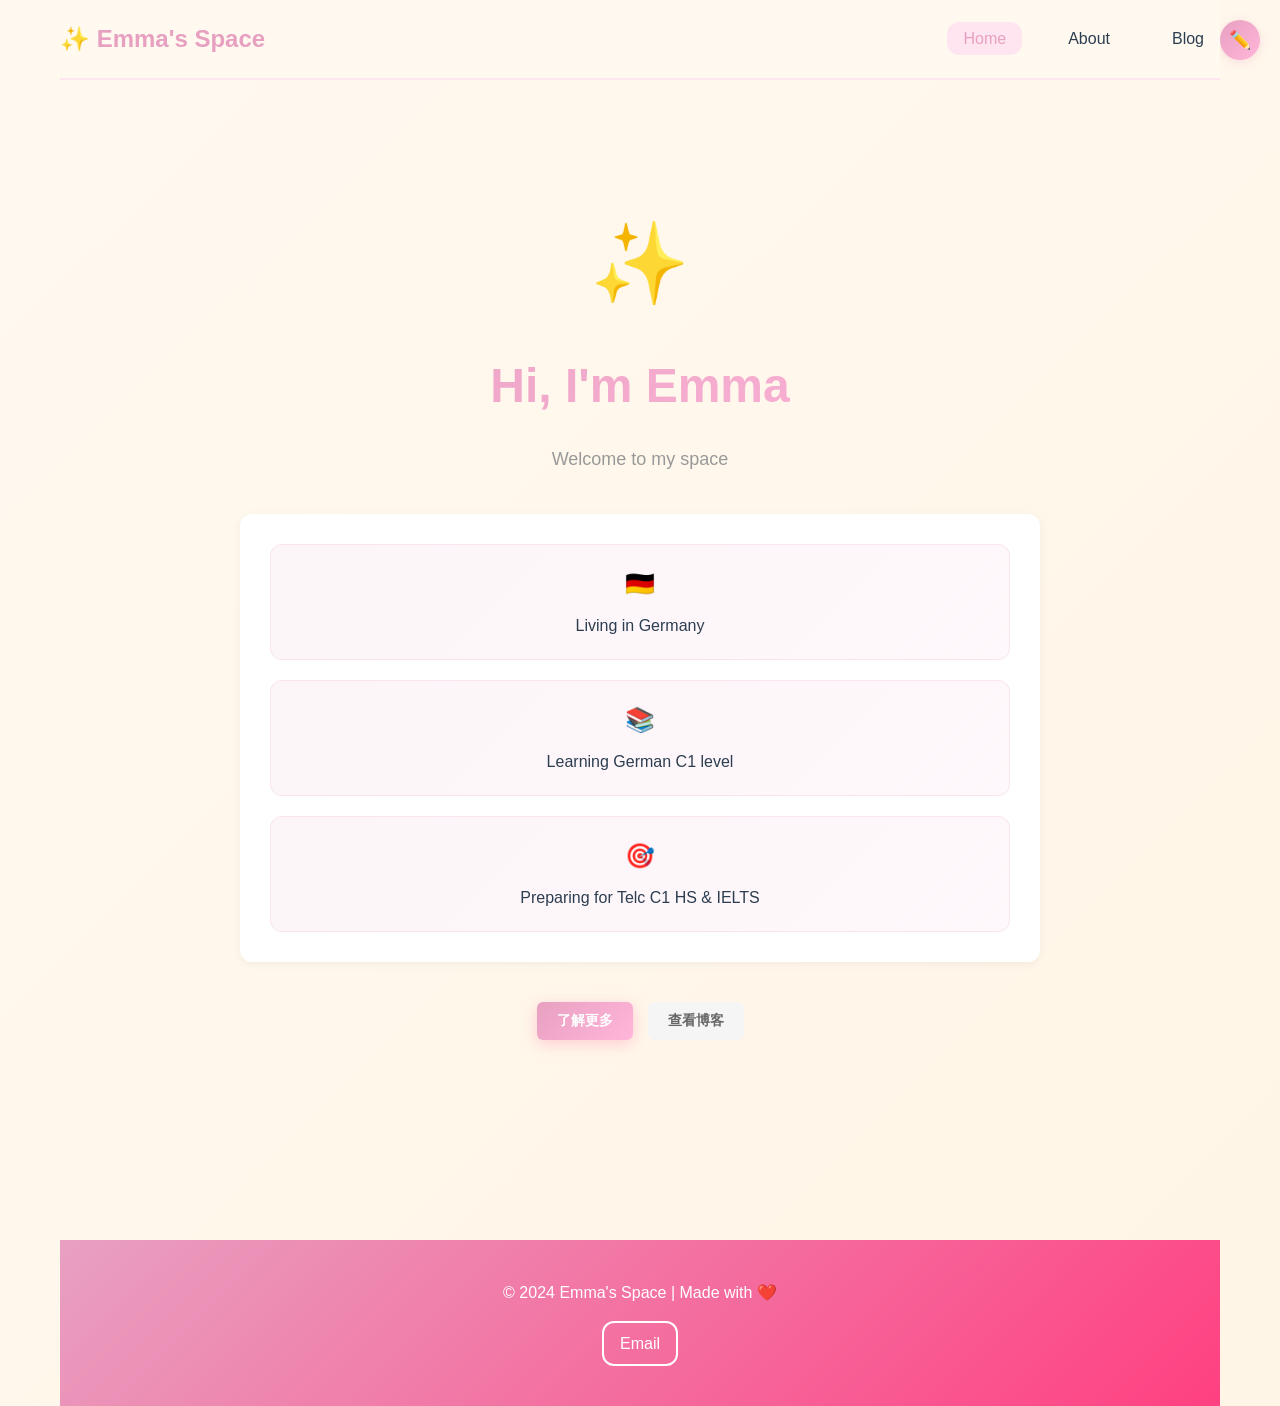
<file: index.html>
<!DOCTYPE html>
<html lang="zh-CN">
<head>
    <meta charset="UTF-8">
    <meta name="viewport" content="width=device-width, initial-scale=1.0">
    <title>Emma's Space</title>
    <link rel="stylesheet" href="styles.css">
    <!-- Quill Rich Text Editor -->
    <link href="https://cdn.quilljs.com/1.3.6/quill.snow.css" rel="stylesheet">
    <script src="https://cdn.quilljs.com/1.3.6/quill.js"></script>
    <!-- Firebase REST API (No SDK needed!) -->
    <script src="firebase-rest.js"></script>
</head>
<body>
    <div class="container">
        <!-- Navigation -->
        <nav class="navbar">
            <div class="nav-brand">✨ Emma's Space</div>
            <ul class="nav-menu">
                <li><a href="#home" class="nav-link active" data-section="home">Home</a></li>
                <li><a href="#about" class="nav-link" data-section="about">About</a></li>
                <li><a href="#blog" class="nav-link" data-section="blog">Blog</a></li>
            </ul>
        </nav>

        <!-- Main Content -->
        <main class="main-content">
            <!-- Home Section -->
            <section id="home" class="section active">
                <div class="page-edit-button" style="position: absolute; top: 20px; right: 20px;">
                    <button class="btn btn-edit-icon" onclick="toggleEditMode('home')" title="Edit Home Page">✏️</button>
                </div>
                
                <div class="hero">
                    <div class="hero-avatar">✨</div>
                    <h1 class="hero-title">Hi, I'm Emma</h1>
                    <p class="hero-subtitle">Welcome to my space</p>
                    
                    <div id="homeContent" class="hero-content">
                        <div class="about-card-home">
                            <div class="about-item">
                                <span class="emoji">🇩🇪</span>
                                <span>Living in Germany</span>
                            </div>
                            <div class="about-item">
                                <span class="emoji">📚</span>
                                <span>Learning German C1 level</span>
                            </div>
                            <div class="about-item">
                                <span class="emoji">🎯</span>
                                <span>Preparing for Telc C1 HS & IELTS</span>
                            </div>
                        </div>
                    </div>

                    <div class="hero-buttons">
                        <button class="btn btn-primary" onclick="scrollToSection('about')">了解更多</button>
                        <button class="btn btn-secondary" onclick="scrollToSection('blog')">查看博客</button>
                    </div>
                </div>
            </section>

            <!-- About Section -->
            <section id="about" class="section">
                <div class="page-edit-button" style="position: absolute; top: 20px; right: 20px;">
                    <button class="btn btn-edit-icon" onclick="toggleEditMode('about')" title="Edit About Page">✏️</button>
                </div>
                
                <div class="section-header">
                    <h2>👤 About Me</h2>
                    <div class="section-line"></div>
                </div>
                
                <div id="aboutContent" class="about-grid">
                    <div class="about-intro">
                        <h3>Hi, I'm Emma ✨</h3>
                        <p>Living in Germany 🇩🇪</p>
                    </div>

                    <div class="about-two-columns">
                        <div class="about-column">
                            <div class="about-section">
                                <h4>🚀 What I'm Doing</h4>
                                <ul class="about-list">
                                    <li>📚 Learning German C1 level</li>
                                    <li>🎯 Preparing for Telc C1 HS</li>
                                    <li>🎯 Preparing for IELTS</li>
                                </ul>
                            </div>
                        </div>

                        <div class="about-column">
                            <div class="about-section">
                                <h4>💖 My Interests</h4>
                                <ul class="about-list">
                                    <li>🎨 Painting</li>
                                    <li>🧘‍♀️ Yoga / Pilates</li>
                                    <li>☕️ Coffee & Latte Art</li>
                                    <li>🐱 Mömö & duoduo 🐱</li>
                                    <li>📑 Keep learning</li>
                                </ul>
                            </div>
                        </div>
                    </div>
                </div>
            </section>

            <!-- Blog Section -->
            <section id="blog" class="section">
                <div class="section-header">
                    <h2>Latest Articles</h2>
                    <div class="section-line"></div>
                </div>

                <!-- Write Article Button -->
                <div class="blog-action-bar">
                    <button class="btn btn-primary btn-large" onclick="openWriteArticleModal()">✍️ Write Article</button>
                </div>

                <!-- Filtering Section -->
                <div class="blog-controls">
                    <!-- Search -->
                    <div class="control-group">
                        <input 
                            type="text" 
                            id="searchInput" 
                            placeholder="Search articles..." 
                            class="search-box"
                        >
                    </div>

                    <!-- Sort -->
                    <div class="control-group">
                        <select id="sortSelect" class="filter-select" onchange="applyFilters()">
                            <option value="newest">Newest First</option>
                            <option value="oldest">Oldest First</option>
                        </select>
                    </div>

                    <!-- Category Filter -->
                    <div class="control-group">
                        <select id="categorySelect" class="filter-select" onchange="applyFilters()">
                            <option value="">All Categories</option>
                            <option value="learning">📚 Learning</option>
                            <option value="life">🌟 Life</option>
                            <option value="tech">💻 Tech</option>
                            <option value="thoughts">💭 Thoughts</option>
                            <option value="travel">✈️ Travel</option>
                        </select>
                    </div>

                    <!-- Tags Filter -->
                    <div class="control-group">
                        <div class="tags-container" id="tagsContainer">
                            <!-- Tags will be generated here -->
                        </div>
                    </div>
                </div>

                <!-- Keyword Cloud -->
                <div class="word-cloud-container">
                    <h3>📊 Keyword Cloud</h3>
                    <div class="word-cloud" id="wordCloud">
                        <!-- Word cloud will be generated here -->
                    </div>
                </div>

                <!-- Articles List -->
                <div class="articles-list-container">
                    <div class="articles-list" id="articlesList">
                        <!-- Articles will be displayed as vertical list here -->
                    </div>

                    <div class="blog-empty" id="blogEmpty" style="display: none;">
                        <div class="empty-icon">📝</div>
                        <p>No articles yet. Start writing!</p>
                    </div>
                </div>
            </section>

            <!-- Write Article Modal -->
            <div id="writeArticleModal" class="modal" style="display: none;">
                <div class="modal-content">
                    <div class="modal-header">
                        <h2>✍️ Write Article</h2>
                        <button class="modal-close" onclick="closeWriteArticleModal()">&times;</button>
                    </div>
                    <div class="modal-body">
                        <form id="writeForm" class="write-form">
                            <div class="form-group">
                                <label for="postTitle">Article Title</label>
                                <input 
                                    type="text" 
                                    id="postTitle" 
                                    placeholder="Enter article title..." 
                                    required
                                    maxlength="100"
                                >
                            </div>

                            <div class="form-group">
                                <label for="postEmoji">Emoji (Optional)</label>
                                <input 
                                    type="text" 
                                    id="postEmoji" 
                                    placeholder="Choose an emoji, e.g: 🎨" 
                                    maxlength="2"
                                    value="📝"
                                >
                            </div>

                            <div class="form-group">
                                <label for="postContent">Article Content</label>
                                <div id="postContentEditor" class="quill-editor" style="min-height: 300px; background: white;"></div>
                                <input type="hidden" id="postContent">
                            </div>

                            <div class="form-group">
                                <label for="postTags">Tags (comma separated)</label>
                                <input 
                                    type="text" 
                                    id="postTags" 
                                    placeholder="e.g: learning, tech, life"
                                    maxlength="200"
                                >
                            </div>

                            <div class="form-group">
                                <label for="postCategory">Category</label>
                                <select id="postCategory">
                                    <option value="">Select category...</option>
                                    <option value="learning">📚 Learning</option>
                                    <option value="life">🌟 Life</option>
                                    <option value="tech">💻 Tech</option>
                                    <option value="thoughts">💭 Thoughts</option>
                                    <option value="travel">✈️ Travel</option>
                                </select>
                            </div>

                            <div class="form-actions">
                                <button type="submit" class="btn btn-primary">Publish</button>
                                <button type="reset" class="btn btn-secondary">Clear</button>
                            </div>
                        </form>
                    </div>
                </div>
            </div>

            <!-- Article Detail Section -->
            <section id="article-detail" class="section">
                <div class="article-back-button">
                    <button class="btn btn-secondary" onclick="goBackToBlog()">← 返回博客</button>
                </div>
                <article class="article-detail">
                    <header class="article-header">
                        <h1 id="articleTitle">文章标题</h1>
                        <div class="article-meta">
                            <span id="articleDate" class="article-date">日期</span>
                            <div id="articleTags" class="article-tags">
                                <!-- Tags will be inserted here -->
                            </div>
                        </div>
                    </header>
                    <div id="articleContent" class="article-content">
                        <!-- Article content will be inserted here -->
                    </div>
                    <footer class="article-footer">
                        <div class="article-actions">
                            <button class="btn btn-primary" onclick="editCurrentArticle()">编辑</button>
                            <button class="btn btn-danger" onclick="deleteCurrentArticle()">删除</button>
                        </div>
                    </footer>
                </article>
            </section>

            </section>
        </main>

        <!-- Authentication Modal -->
        <div id="authModal" class="modal" style="display: none;">
            <div class="modal-content" style="max-width: 400px;">
                <div class="modal-header">
                    <h2>🔐 Enter Password</h2>
                    <button class="modal-close" onclick="closeAuthModal()">&times;</button>
                </div>
                <div class="modal-body">
                    <form id="authForm" onsubmit="submitAuth(event)">
                        <div class="form-group">
                            <label for="authPassword">Password</label>
                            <input 
                                type="password" 
                                id="authPassword" 
                                placeholder="Enter password to edit..." 
                                required
                                autofocus
                            >
                        </div>
                        <div class="form-actions">
                            <button type="submit" class="btn btn-primary">Login</button>
                            <button type="button" class="btn btn-secondary" onclick="closeAuthModal()">Cancel</button>
                        </div>
                    </form>
                </div>
            </div>
        </div>

        <!-- Footer -->
        <footer class="footer">
            <div class="footer-content">
                <p>&copy; 2024 Emma's Space | Made with ❤️</p>
                <div class="social-links">
                    <a href="mailto:emmaliu8023@gmail.com" class="social-link">Email</a>
                </div>
            </div>
        </footer>
    </div>

    <script src="script.js"></script>
</body>
</html>
</file>
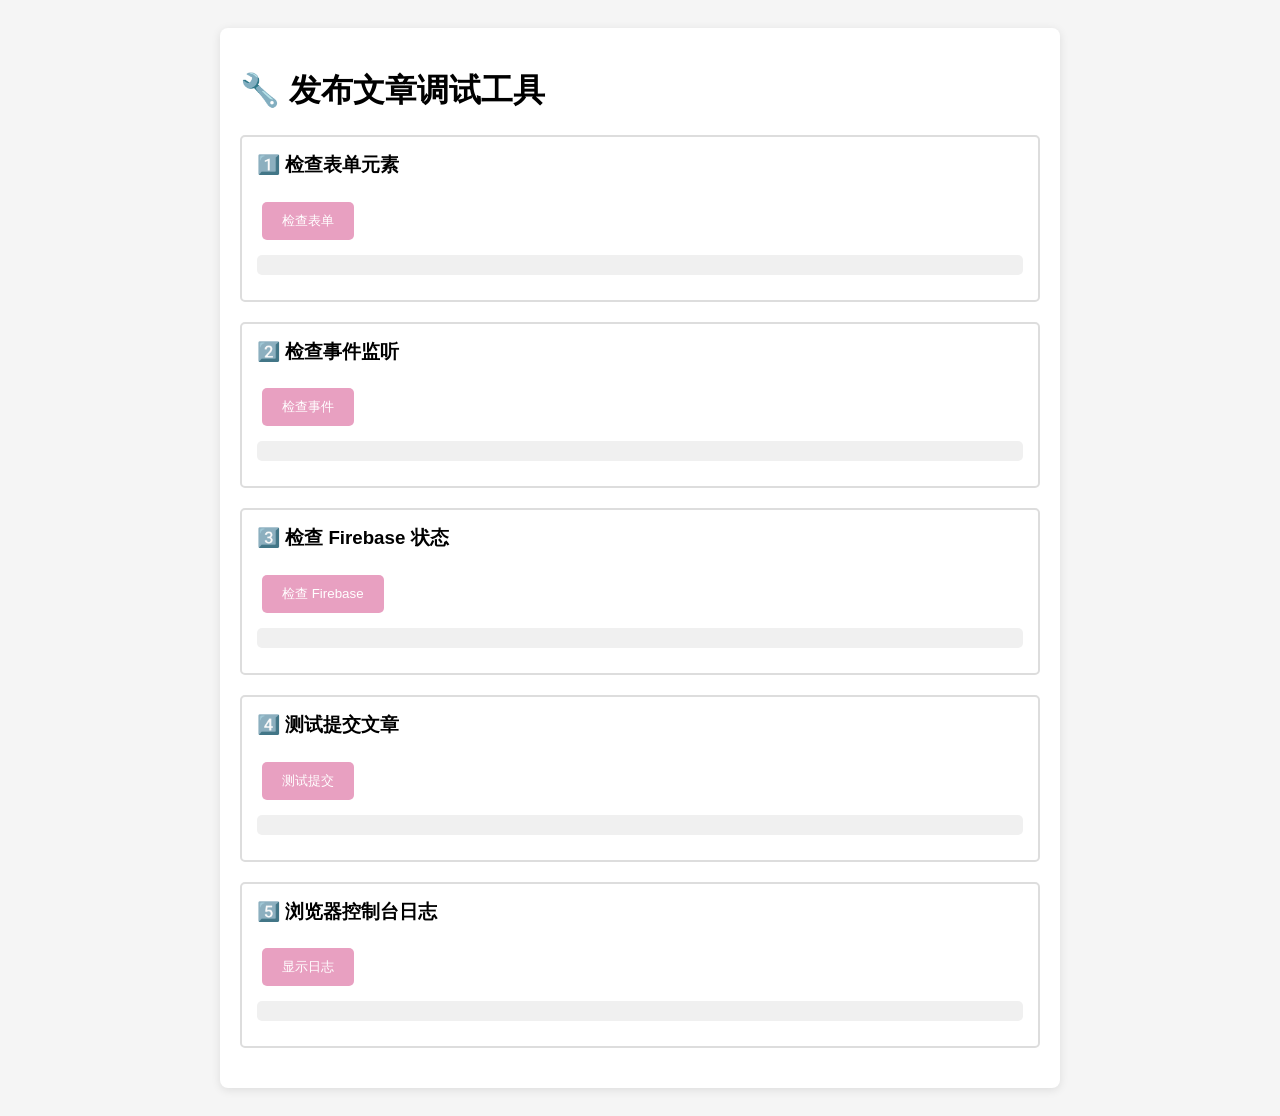
<file: test-debug.html>
<!DOCTYPE html>
<html>
<head>
    <title>发布文章调试</title>
    <style>
        body {
            font-family: Arial, sans-serif;
            padding: 20px;
            background: #f5f5f5;
        }
        .container {
            max-width: 800px;
            margin: 0 auto;
            background: white;
            padding: 20px;
            border-radius: 8px;
            box-shadow: 0 2px 10px rgba(0,0,0,0.1);
        }
        .test-section {
            margin: 20px 0;
            padding: 15px;
            border: 2px solid #ddd;
            border-radius: 5px;
        }
        .test-section h3 {
            margin-top: 0;
        }
        button {
            background: #E8A0C1;
            color: white;
            border: none;
            padding: 10px 20px;
            border-radius: 5px;
            cursor: pointer;
            margin: 5px;
        }
        button:hover {
            background: #d48aad;
        }
        .output {
            background: #f0f0f0;
            padding: 10px;
            border-radius: 5px;
            margin: 10px 0;
            font-family: monospace;
            white-space: pre-wrap;
            max-height: 200px;
            overflow-y: auto;
        }
        .success { color: green; }
        .error { color: red; }
        .warning { color: orange; }
    </style>
</head>
<body>
    <div class="container">
        <h1>🔧 发布文章调试工具</h1>
        
        <div class="test-section">
            <h3>1️⃣ 检查表单元素</h3>
            <button onclick="checkFormElements()">检查表单</button>
            <div id="formCheck" class="output"></div>
        </div>

        <div class="test-section">
            <h3>2️⃣ 检查事件监听</h3>
            <button onclick="checkEventListeners()">检查事件</button>
            <div id="eventCheck" class="output"></div>
        </div>

        <div class="test-section">
            <h3>3️⃣ 检查 Firebase 状态</h3>
            <button onclick="checkFirebase()">检查 Firebase</button>
            <div id="firebaseCheck" class="output"></div>
        </div>

        <div class="test-section">
            <h3>4️⃣ 测试提交文章</h3>
            <button onclick="testSubmit()">测试提交</button>
            <div id="submitTest" class="output"></div>
        </div>

        <div class="test-section">
            <h3>5️⃣ 浏览器控制台日志</h3>
            <button onclick="showConsoleLogs()">显示日志</button>
            <div id="consoleLogs" class="output"></div>
        </div>
    </div>

    <script>
        const consoleLogs = [];
        
        // 拦截 console 输出
        const originalLog = console.log;
        const originalError = console.error;
        const originalWarn = console.warn;
        
        console.log = function(...args) {
            consoleLogs.push({ type: 'log', msg: args.join(' ') });
            originalLog.apply(console, args);
        };
        
        console.error = function(...args) {
            consoleLogs.push({ type: 'error', msg: args.join(' ') });
            originalError.apply(console, args);
        };
        
        console.warn = function(...args) {
            consoleLogs.push({ type: 'warn', msg: args.join(' ') });
            originalWarn.apply(console, args);
        };

        function log(element, text, type = 'log') {
            const output = document.getElementById(element);
            const className = type === 'error' ? 'error' : type === 'warn' ? 'warning' : 'success';
            output.innerHTML += `<span class="${className}">${text}</span>\n`;
        }

        function checkFormElements() {
            const output = document.getElementById('formCheck');
            output.innerHTML = '';
            
            const form = document.getElementById('writeForm');
            if (!form) {
                log('formCheck', '❌ 表单 #writeForm 未找到', 'error');
                return;
            }
            log('formCheck', '✅ 表单 #writeForm 已找到', 'success');
            
            const elements = [
                'postTitle',
                'postEmoji',
                'postContent',
                'postExcerpt',
                'postTags',
                'postCategory'
            ];
            
            elements.forEach(id => {
                const elem = document.getElementById(id);
                if (elem) {
                    log('formCheck', `✅ 字段 #${id} 已找到`, 'success');
                } else {
                    log('formCheck', `❌ 字段 #${id} 未找到`, 'error');
                }
            });
        }

        function checkEventListeners() {
            const output = document.getElementById('eventCheck');
            output.innerHTML = '';
            
            const form = document.getElementById('writeForm');
            if (!form) {
                log('eventCheck', '❌ 表单未找到', 'error');
                return;
            }
            
            log('eventCheck', 'ℹ️ 尝试触发表单 submit 事件...', 'log');
            
            // 创建一个测试事件
            const testEvent = new Event('submit', { cancelable: true });
            let submitted = false;
            
            const testListener = (e) => {
                e.preventDefault();
                submitted = true;
                log('eventCheck', '✅ submit 事件已触发', 'success');
            };
            
            form.addEventListener('submit', testListener);
            form.dispatchEvent(testEvent);
            
            if (submitted) {
                log('eventCheck', '✅ 事件监听正常工作', 'success');
            } else {
                log('eventCheck', '⚠️  事件可能被其他监听器阻止', 'warn');
            }
            
            form.removeEventListener('submit', testListener);
        }

        function checkFirebase() {
            const output = document.getElementById('firebaseCheck');
            output.innerHTML = '';
            
            if (typeof firebase === 'undefined') {
                log('firebaseCheck', '❌ Firebase 库未加载', 'error');
                return;
            }
            log('firebaseCheck', '✅ Firebase 库已加载', 'success');
            
            if (typeof window.firebaseEnabled === 'undefined') {
                log('firebaseCheck', '❌ window.firebaseEnabled 未定义', 'error');
                return;
            }
            log('firebaseCheck', `✅ window.firebaseEnabled = ${window.firebaseEnabled}`, 'success');
            
            if (window.firebaseEnabled) {
                if (!window.database) {
                    log('firebaseCheck', '❌ window.database 未初始化', 'error');
                } else {
                    log('firebaseCheck', '✅ Firebase Database 已初始化', 'success');
                }
            } else {
                log('firebaseCheck', 'ℹ️ Firebase 未启用，将使用本地存储', 'log');
            }
        }

        function testSubmit() {
            const output = document.getElementById('submitTest');
            output.innerHTML = '';
            
            // 检查所需函数是否存在
            if (typeof submitBlogPost === 'undefined') {
                log('submitTest', '❌ submitBlogPost 函数未定义', 'error');
                return;
            }
            log('submitTest', '✅ submitBlogPost 函数已定义', 'success');
            
            if (typeof renderBlogPosts === 'undefined') {
                log('submitTest', '❌ renderBlogPosts 函数未定义', 'error');
                return;
            }
            log('submitTest', '✅ renderBlogPosts 函数已定义', 'success');
            
            if (typeof blogPosts === 'undefined') {
                log('submitTest', '❌ blogPosts 变量未定义', 'error');
                return;
            }
            log('submitTest', `✅ blogPosts 变量已定义 (当前: ${blogPosts.length} 篇文章)`, 'success');
            
            log('submitTest', '✅ 所有要求的函数都已就绪！', 'success');
            log('submitTest', 'ℹ️ 尝试发布一篇测试文章...', 'log');
        }

        function showConsoleLogs() {
            const output = document.getElementById('consoleLogs');
            output.innerHTML = '';
            
            if (consoleLogs.length === 0) {
                log('consoleLogs', 'ℹ️ 暂无日志', 'log');
                return;
            }
            
            consoleLogs.forEach(log => {
                const className = log.type === 'error' ? 'error' : log.type === 'warn' ? 'warning' : 'success';
                output.innerHTML += `<span class="${className}">[${log.type.toUpperCase()}] ${log.msg}</span>\n`;
            });
        }

        // 页面加载时自动检查
        window.addEventListener('load', () => {
            console.log('调试页面已加载');
        });
    </script>
</body>
</html>
</file>
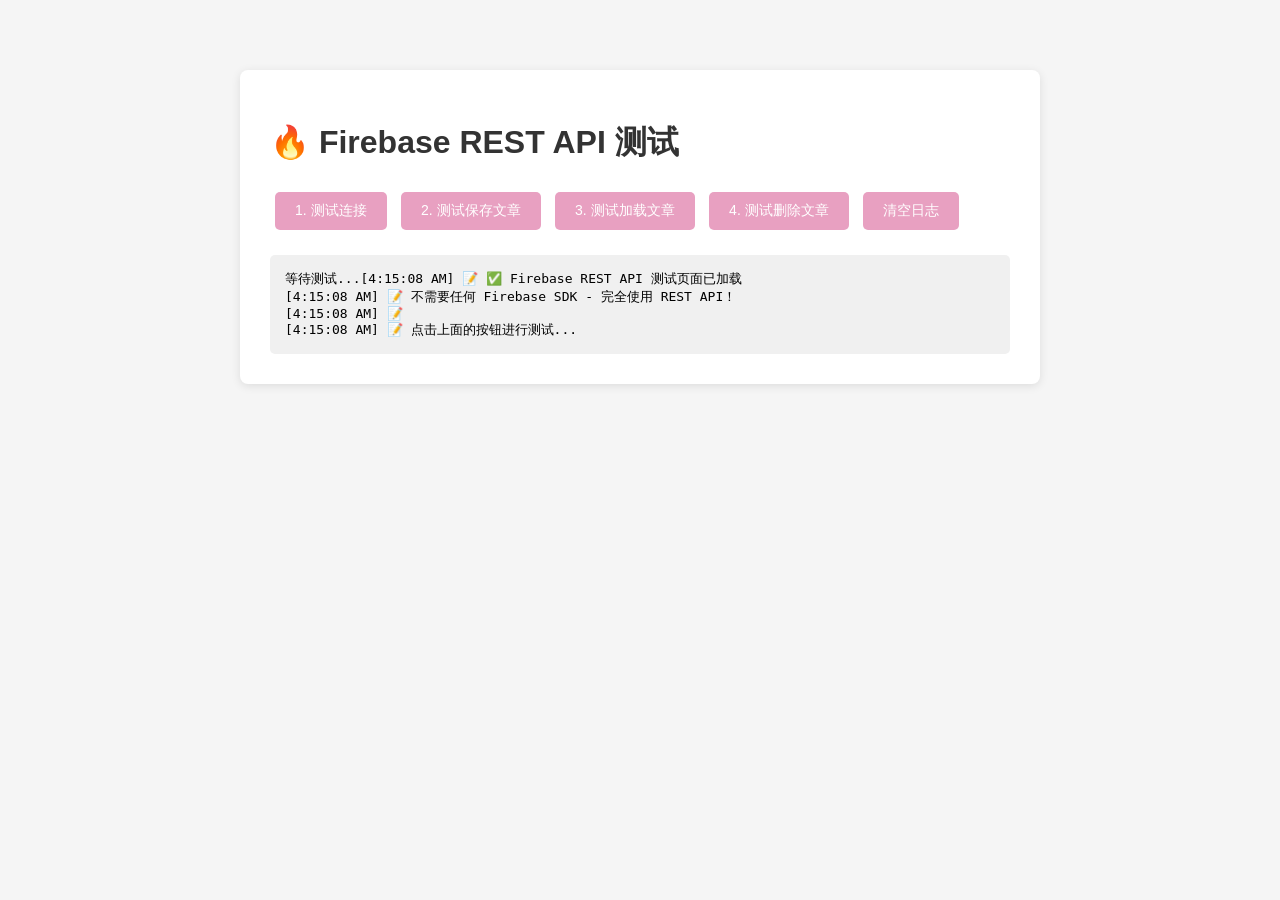
<file: test-firebase-rest.html>
<!DOCTYPE html>
<html lang="zh-CN">
<head>
    <meta charset="UTF-8">
    <meta name="viewport" content="width=device-width, initial-scale=1.0">
    <title>Firebase REST API Test</title>
    <style>
        body {
            font-family: Arial, sans-serif;
            max-width: 800px;
            margin: 50px auto;
            padding: 20px;
            background: #f5f5f5;
        }
        .container {
            background: white;
            padding: 30px;
            border-radius: 8px;
            box-shadow: 0 2px 10px rgba(0,0,0,0.1);
        }
        h1 { color: #333; }
        .log {
            background: #f0f0f0;
            padding: 15px;
            border-radius: 5px;
            margin-top: 20px;
            font-family: monospace;
            max-height: 400px;
            overflow-y: auto;
            white-space: pre-wrap;
            word-break: break-all;
        }
        button {
            padding: 10px 20px;
            margin: 5px;
            cursor: pointer;
            background: #E8A0C1;
            color: white;
            border: none;
            border-radius: 5px;
            font-size: 14px;
        }
        button:hover { background: #d66aa5; }
        .success { color: green; }
        .error { color: red; }
    </style>
</head>
<body>
    <div class="container">
        <h1>🔥 Firebase REST API 测试</h1>
        
        <button onclick="testConnection()">1. 测试连接</button>
        <button onclick="testSave()">2. 测试保存文章</button>
        <button onclick="testLoad()">3. 测试加载文章</button>
        <button onclick="testDelete()">4. 测试删除文章</button>
        <button onclick="clearLog()">清空日志</button>
        
        <div id="log" class="log">等待测试...</div>
    </div>

    <script>
        const FIREBASE_PROJECT_ID = "emma-home-debc4";
        const FIREBASE_DATABASE_URL = `https://${FIREBASE_PROJECT_ID}-default-rtdb.firebaseio.com`;

        function log(message, type = 'normal') {
            const logDiv = document.getElementById('log');
            const timestamp = new Date().toLocaleTimeString();
            const prefix = type === 'error' ? '❌' : type === 'success' ? '✅' : '📝';
            const line = `[${timestamp}] ${prefix} ${message}\n`;
            logDiv.textContent += line;
            logDiv.scrollTop = logDiv.scrollHeight;
        }

        function clearLog() {
            document.getElementById('log').textContent = '';
        }

        async function testConnection() {
            log('正在测试连接...');
            try {
                const response = await fetch(`${FIREBASE_DATABASE_URL}/.json?shallow=true`);
                if (response.ok) {
                    log(`✓ Firebase 连接成功！数据库 URL: ${FIREBASE_DATABASE_URL}`, 'success');
                } else {
                    log(`✗ 连接失败: HTTP ${response.status}`, 'error');
                }
            } catch (error) {
                log(`✗ 连接错误: ${error.message}`, 'error');
            }
        }

        async function testSave() {
            log('正在保存测试文章...');
            const testArticle = {
                id: Date.now(),
                title: '测试文章 - ' + new Date().toLocaleString(),
                date: new Date().toISOString().split('T')[0],
                emoji: '✅',
                excerpt: '这是一篇测试文章',
                content: '这是一篇通过 REST API 保存的测试文章内容',
                tags: ['测试'],
                category: 'test',
                timestamp: Date.now()
            };

            try {
                const response = await fetch(
                    `${FIREBASE_DATABASE_URL}/posts/${testArticle.id}.json`,
                    {
                        method: 'PUT',
                        headers: { 'Content-Type': 'application/json' },
                        body: JSON.stringify(testArticle)
                    }
                );

                if (response.ok) {
                    log(`✓ 文章保存成功！ID: ${testArticle.id}`, 'success');
                    log(`  标题: ${testArticle.title}`);
                } else {
                    log(`✗ 保存失败: HTTP ${response.status}`, 'error');
                    const text = await response.text();
                    log(`  响应: ${text}`, 'error');
                }
            } catch (error) {
                log(`✗ 保存错误: ${error.message}`, 'error');
            }
        }

        async function testLoad() {
            log('正在加载文章列表...');
            try {
                const response = await fetch(`${FIREBASE_DATABASE_URL}/posts.json`);
                
                if (response.ok) {
                    const data = await response.json();
                    if (data) {
                        const posts = Object.entries(data).map(([key, value]) => ({
                            id: key,
                            title: value.title
                        }));
                        log(`✓ 成功加载 ${posts.length} 篇文章！`, 'success');
                        posts.forEach(post => {
                            log(`  - [${post.id}] ${post.title}`);
                        });
                    } else {
                        log('✓ 数据库为空（还没有文章）', 'success');
                    }
                } else {
                    log(`✗ 加载失败: HTTP ${response.status}`, 'error');
                }
            } catch (error) {
                log(`✗ 加载错误: ${error.message}`, 'error');
            }
        }

        async function testDelete() {
            log('正在删除最新的测试文章...');
            try {
                const response = await fetch(`${FIREBASE_DATABASE_URL}/posts.json`);
                const data = await response.json();
                
                if (data) {
                    const keys = Object.keys(data);
                    if (keys.length > 0) {
                        const lastKey = keys[keys.length - 1];
                        const delResponse = await fetch(
                            `${FIREBASE_DATABASE_URL}/posts/${lastKey}.json`,
                            { method: 'DELETE' }
                        );
                        
                        if (delResponse.ok) {
                            log(`✓ 文章删除成功！ID: ${lastKey}`, 'success');
                        } else {
                            log(`✗ 删除失败: HTTP ${delResponse.status}`, 'error');
                        }
                    }
                } else {
                    log('✗ 没有文章可以删除', 'error');
                }
            } catch (error) {
                log(`✗ 删除错误: ${error.message}`, 'error');
            }
        }

        log('✅ Firebase REST API 测试页面已加载');
        log('不需要任何 Firebase SDK - 完全使用 REST API！');
        log('');
        log('点击上面的按钮进行测试...');
    </script>
</body>
</html>
</file>
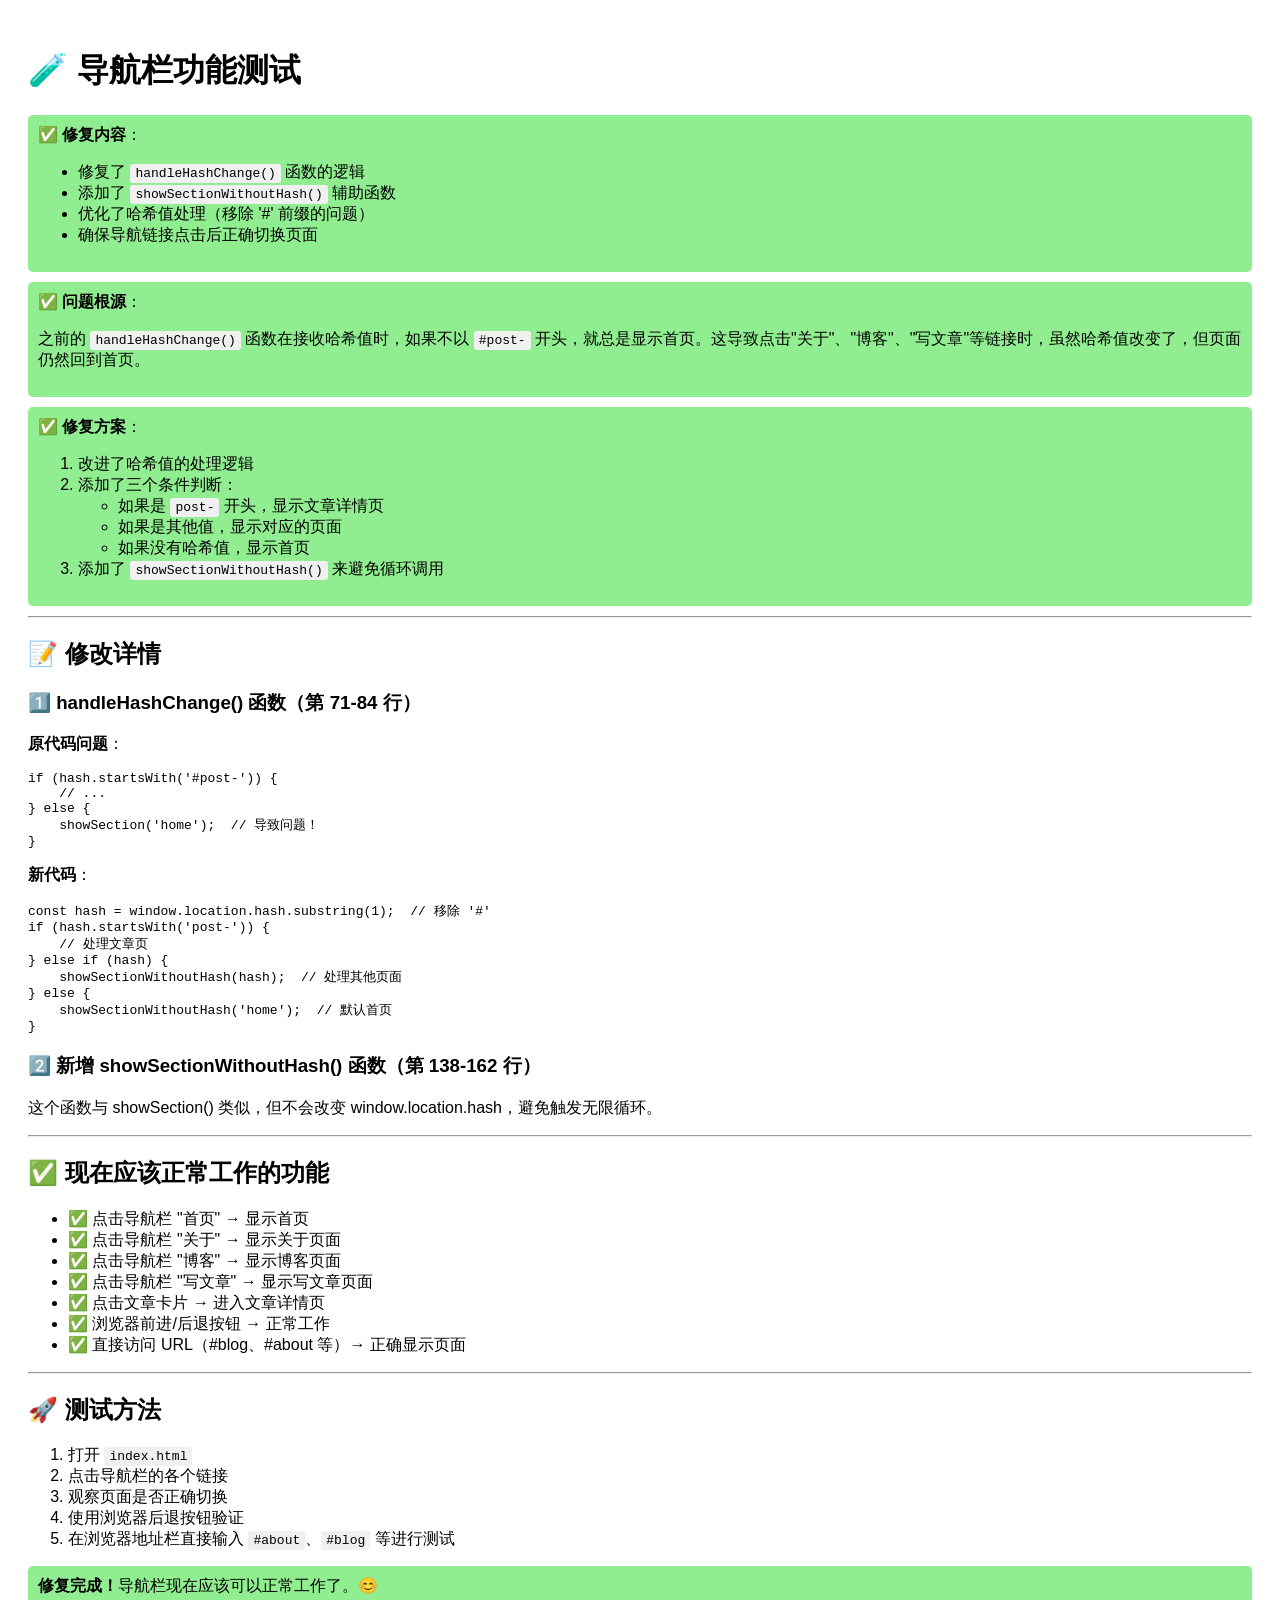
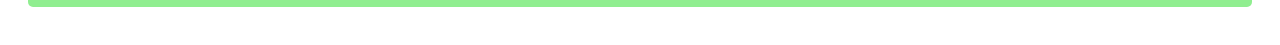
<file: test_nav.html>
<!DOCTYPE html>
<html>
<head>
    <title>导航栏测试</title>
    <style>
        body { font-family: Arial; padding: 20px; }
        .test-result { padding: 10px; margin: 10px 0; border-radius: 5px; }
        .pass { background: #90EE90; color: black; }
        .fail { background: #FFB6C6; color: black; }
        code { background: #f0f0f0; padding: 2px 5px; border-radius: 3px; }
    </style>
</head>
<body>
    <h1>🧪 导航栏功能测试</h1>
    
    <div class="test-result pass">
        ✅ <strong>修复内容</strong>：
        <ul>
            <li>修复了 <code>handleHashChange()</code> 函数的逻辑</li>
            <li>添加了 <code>showSectionWithoutHash()</code> 辅助函数</li>
            <li>优化了哈希值处理（移除 '#' 前缀的问题）</li>
            <li>确保导航链接点击后正确切换页面</li>
        </ul>
    </div>

    <div class="test-result pass">
        ✅ <strong>问题根源</strong>：
        <p>之前的 <code>handleHashChange()</code> 函数在接收哈希值时，如果不以 <code>#post-</code> 开头，就总是显示首页。这导致点击"关于"、"博客"、"写文章"等链接时，虽然哈希值改变了，但页面仍然回到首页。</p>
    </div>

    <div class="test-result pass">
        ✅ <strong>修复方案</strong>：
        <ol>
            <li>改进了哈希值的处理逻辑</li>
            <li>添加了三个条件判断：
                <ul>
                    <li>如果是 <code>post-</code> 开头，显示文章详情页</li>
                    <li>如果是其他值，显示对应的页面</li>
                    <li>如果没有哈希值，显示首页</li>
                </ul>
            </li>
            <li>添加了 <code>showSectionWithoutHash()</code> 来避免循环调用</li>
        </ol>
    </div>

    <hr>

    <h2>📝 修改详情</h2>

    <h3>1️⃣ handleHashChange() 函数（第 71-84 行）</h3>
    <p><strong>原代码问题</strong>：</p>
    <pre>if (hash.startsWith('#post-')) {
    // ...
} else {
    showSection('home');  // 导致问题！
}</pre>
    <p><strong>新代码</strong>：</p>
    <pre>const hash = window.location.hash.substring(1);  // 移除 '#'
if (hash.startsWith('post-')) {
    // 处理文章页
} else if (hash) {
    showSectionWithoutHash(hash);  // 处理其他页面
} else {
    showSectionWithoutHash('home');  // 默认首页
}</pre>

    <h3>2️⃣ 新增 showSectionWithoutHash() 函数（第 138-162 行）</h3>
    <p>这个函数与 showSection() 类似，但不会改变 window.location.hash，避免触发无限循环。</p>

    <hr>

    <h2>✅ 现在应该正常工作的功能</h2>
    <ul>
        <li>✅ 点击导航栏 "首页" → 显示首页</li>
        <li>✅ 点击导航栏 "关于" → 显示关于页面</li>
        <li>✅ 点击导航栏 "博客" → 显示博客页面</li>
        <li>✅ 点击导航栏 "写文章" → 显示写文章页面</li>
        <li>✅ 点击文章卡片 → 进入文章详情页</li>
        <li>✅ 浏览器前进/后退按钮 → 正常工作</li>
        <li>✅ 直接访问 URL（#blog、#about 等）→ 正确显示页面</li>
    </ul>

    <hr>

    <h2>🚀 测试方法</h2>
    <ol>
        <li>打开 <code>index.html</code></li>
        <li>点击导航栏的各个链接</li>
        <li>观察页面是否正确切换</li>
        <li>使用浏览器后退按钮验证</li>
        <li>在浏览器地址栏直接输入 <code>#about</code>、<code>#blog</code> 等进行测试</li>
    </ol>

    <div class="test-result pass">
        <strong>修复完成！</strong>导航栏现在应该可以正常工作了。😊
    </div>
</body>
</html>
</file>
<file: styles.css>
* {
    margin: 0;
    padding: 0;
    box-sizing: border-box;
}

:root {
    --primary-color: #E8A0C1;
    --secondary-color: #A8D8FF;
    --accent-color: #FFD93D;
    --light-bg: #FFF9F0;
    --dark-text: #2C3E50;
    --light-text: #7F8C8D;
    --border-radius: 12px;
    --transition: all 0.3s ease;
}

body {
    font-family: -apple-system, BlinkMacSystemFont, 'Segoe UI', 'Helvetica Neue', sans-serif;
    background: linear-gradient(135deg, var(--light-bg) 0%, #FFF5E6 100%);
    color: var(--dark-text);
    line-height: 1.6;
}

.container {
    max-width: 1200px;
    margin: 0 auto;
    padding: 0 20px;
}

/* Navigation */
.navbar {
    display: flex;
    justify-content: space-between;
    align-items: center;
    padding: 20px 0;
    position: sticky;
    top: 0;
    background: rgba(255, 249, 240, 0.95);
    backdrop-filter: blur(10px);
    border-bottom: 2px solid #FFE5F0;
    z-index: 1000;
}

.nav-brand {
    font-size: 24px;
    font-weight: bold;
    color: var(--primary-color);
}

.nav-menu {
    display: flex;
    list-style: none;
    gap: 30px;
}

.nav-link {
    text-decoration: none;
    color: var(--dark-text);
    font-weight: 500;
    padding: 8px 16px;
    border-radius: var(--border-radius);
    transition: var(--transition);
    position: relative;
}

.nav-link:hover {
    color: var(--primary-color);
    background: #FFE5F0;
}

.nav-link.active {
    color: var(--primary-color);
    background: #FFE5F0;
}

/* Main Content */
.main-content {
    min-height: calc(100vh - 200px);
    padding: 60px 0;
}

.section {
    display: none;
    animation: fadeIn 0.5s ease;
}

.section.active {
    display: block;
}

@keyframes fadeIn {
    from {
        opacity: 0;
        transform: translateY(20px);
    }
    to {
        opacity: 1;
        transform: translateY(0);
    }
}

/* Hero Section */
.hero {
    text-align: center;
    padding: 80px 20px;
}

.hero-avatar {
    font-size: 80px;
    margin-bottom: 30px;
    animation: float 3s ease-in-out infinite;
}

@keyframes float {
    0%, 100% {
        transform: translateY(0px);
    }
    50% {
        transform: translateY(-20px);
    }
}

.hero-title {
    font-size: 48px;
    color: var(--dark-text);
    margin-bottom: 15px;
    background: linear-gradient(135deg, var(--primary-color), var(--secondary-color));
    -webkit-background-clip: text;
    -webkit-text-fill-color: transparent;
    background-clip: text;
}

.hero-subtitle {
    font-size: 20px;
    color: var(--light-text);
    margin-bottom: 30px;
}

.about-card-home {
    background: white;
    border-radius: var(--border-radius);
    padding: 30px;
    margin-bottom: 40px;
    box-shadow: 0 2px 10px rgba(0, 0, 0, 0.05);
    display: flex;
    flex-direction: column;
    gap: 15px;
}

.about-item {
    display: flex;
    align-items: center;
    gap: 15px;
    font-size: 16px;
    color: var(--dark-text);
}

.about-item .emoji {
    font-size: 24px;
}

.hero-buttons {
    display: flex;
    gap: 20px;
    justify-content: center;
    flex-wrap: wrap;
}

/* Buttons */
.btn {
    padding: 12px 32px;
    border: none;
    border-radius: var(--border-radius);
    font-size: 16px;
    font-weight: 600;
    cursor: pointer;
    transition: var(--transition);
}

.btn-primary {
    background: linear-gradient(135deg, var(--primary-color), #FF4081);
    color: white;
    box-shadow: 0 4px 15px rgba(255, 107, 157, 0.3);
}

.btn-primary:hover {
    transform: translateY(-2px);
    box-shadow: 0 6px 20px rgba(255, 107, 157, 0.4);
}

.btn-secondary {
    background: white;
    color: var(--primary-color);
    border: 2px solid var(--primary-color);
}

.btn-secondary:hover {
    background: #FFE5F0;
    transform: translateY(-2px);
}

/* Section Header */
.section-header {
    text-align: center;
    margin-bottom: 50px;
}

.section-header h2 {
    font-size: 36px;
    color: var(--dark-text);
    margin-bottom: 15px;
}

.section-line {
    width: 80px;
    height: 4px;
    background: linear-gradient(90deg, var(--primary-color), var(--secondary-color));
    margin: 0 auto;
    border-radius: 2px;
}

/* About Section */
.about-content {
    display: grid;
    grid-template-columns: repeat(auto-fit, minmax(250px, 1fr));
    gap: 30px;
    margin-bottom: 60px;
}

.about-card {
    background: white;
    padding: 30px;
    border-radius: var(--border-radius);
    text-align: center;
    box-shadow: 0 2px 10px rgba(0, 0, 0, 0.05);
    transition: var(--transition);
}

.about-card:hover {
    transform: translateY(-8px);
    box-shadow: 0 8px 25px rgba(232, 160, 193, 0.15);
}

.card-icon {
    font-size: 48px;
    margin-bottom: 15px;
}

.about-card h3 {
    font-size: 20px;
    margin-bottom: 10px;
    color: var(--primary-color);
}

.about-card p {
    color: var(--light-text);
}

.about-text {
    background: white;
    padding: 40px;
    border-radius: var(--border-radius);
    box-shadow: 0 2px 10px rgba(0, 0, 0, 0.05);
}

.about-text h3 {
    color: var(--primary-color);
    margin-bottom: 20px;
    font-size: 24px;
}

.about-text p {
    margin-bottom: 15px;
    color: var(--light-text);
    line-height: 1.8;
}

/* Blog Section */
.blog-filter {
    background: white;
    padding: 25px;
    border-radius: var(--border-radius);
    margin-bottom: 30px;
    box-shadow: 0 2px 10px rgba(0, 0, 0, 0.05);
}

.filter-group {
    margin-bottom: 20px;
}

.search-box {
    width: 100%;
    padding: 12px 16px;
    border: 2px solid #e0e0e0;
    border-radius: var(--border-radius);
    font-size: 16px;
    transition: var(--transition);
}

.search-box:focus {
    outline: none;
    border-color: var(--primary-color);
    box-shadow: 0 0 0 3px rgba(232, 160, 193, 0.1);
}

.tags-container {
    display: flex;
    flex-wrap: wrap;
    gap: 10px;
}

.tag-button {
    padding: 8px 16px;
    background: #f0f0f0;
    border: 2px solid transparent;
    border-radius: var(--border-radius);
    cursor: pointer;
    transition: var(--transition);
    font-size: 14px;
}

.tag-button:hover {
    background: #e0e0e0;
}

.tag-button.active {
    background: var(--primary-color);
    color: white;
    border-color: var(--primary-color);
}

/* Word Cloud */
.word-cloud-container {
    background: white;
    padding: 25px;
    border-radius: var(--border-radius);
    margin-bottom: 30px;
    box-shadow: 0 2px 10px rgba(0, 0, 0, 0.05);
}

.word-cloud-container h3 {
    color: var(--dark-text);
    margin-bottom: 20px;
    font-size: 18px;
}

.word-cloud {
    display: flex;
    flex-wrap: wrap;
    gap: 15px;
    min-height: 100px;
    align-items: center;
    justify-content: center;
}

.word-item {
    padding: 8px 16px;
    background: linear-gradient(135deg, var(--secondary-color), var(--accent-color));
    border-radius: 20px;
    cursor: default;
    transition: var(--transition);
}

.word-item:hover {
    transform: scale(1.1);
}

.word-item.high-freq {
    font-size: 24px;
    font-weight: bold;
}

.word-item.mid-freq {
    font-size: 18px;
    font-weight: 600;
}

.word-item.low-freq {
    font-size: 14px;
}

.blog-grid {
    display: grid;
    grid-template-columns: repeat(auto-fill, minmax(300px, 1fr));
    gap: 30px;
    margin-bottom: 40px;
}

.blog-card {
    background: white;
    border-radius: var(--border-radius);
    overflow: hidden;
    box-shadow: 0 2px 10px rgba(0, 0, 0, 0.05);
    transition: var(--transition);
    cursor: pointer;
}

.blog-card:hover {
    transform: translateY(-8px);
    box-shadow: 0 8px 25px rgba(232, 160, 193, 0.15);
}

.blog-card-header {
    height: 150px;
    background: linear-gradient(135deg, var(--secondary-color), var(--accent-color));
    display: flex;
    align-items: center;
    justify-content: center;
    font-size: 40px;
}

.blog-card-content {
    padding: 20px;
}

.blog-card-title {
    font-size: 18px;
    font-weight: 600;
    color: var(--dark-text);
    margin-bottom: 10px;
}

.blog-card-meta {
    display: flex;
    justify-content: space-between;
    align-items: center;
    margin-bottom: 10px;
    font-size: 12px;
}

.blog-card-date {
    color: var(--light-text);
}

.blog-card-category {
    background: var(--primary-color);
    color: white;
    padding: 3px 10px;
    border-radius: 12px;
    font-size: 11px;
    font-weight: 600;
}

.blog-card-tags {
    display: flex;
    gap: 5px;
    flex-wrap: wrap;
    margin-bottom: 10px;
}

.blog-card-tag {
    background: #f0f0f0;
    padding: 3px 8px;
    border-radius: 4px;
    font-size: 11px;
    color: var(--light-text);
}

.blog-card-excerpt {
    font-size: 14px;
    color: var(--light-text);
    line-height: 1.6;
}

/* Article Detail Page */
.article-back-button {
    margin-bottom: 20px;
}

.article-detail {
    background: white;
    border-radius: var(--border-radius);
    box-shadow: 0 2px 10px rgba(0, 0, 0, 0.05);
    overflow: hidden;
}

.article-header {
    padding: 40px;
    border-bottom: 2px solid #f0f0f0;
}

.article-detail h1 {
    font-size: 42px;
    color: var(--dark-text);
    margin-bottom: 20px;
}

.article-meta {
    display: flex;
    align-items: center;
    gap: 20px;
    flex-wrap: wrap;
}

.article-date {
    color: var(--light-text);
    font-size: 14px;
}

.article-tags {
    display: flex;
    gap: 10px;
    flex-wrap: wrap;
}

.article-tag {
    background: var(--primary-color);
    color: white;
    padding: 6px 12px;
    border-radius: 20px;
    font-size: 12px;
    font-weight: 600;
}

.article-content {
    padding: 40px;
    font-size: 18px;
    line-height: 1.8;
    color: var(--dark-text);
}

.article-content p {
    margin-bottom: 20px;
}

.article-content h2 {
    font-size: 28px;
    margin: 40px 0 20px 0;
    color: var(--dark-text);
}

.article-content h3 {
    font-size: 22px;
    margin: 30px 0 15px 0;
    color: var(--primary-color);
}

.article-content ul,
.article-content ol {
    margin-bottom: 20px;
    margin-left: 20px;
}

.article-content li {
    margin-bottom: 10px;
}

.article-footer {
    padding: 30px 40px;
    background: #f9f9f9;
    border-top: 2px solid #f0f0f0;
}

.article-actions {
    display: flex;
    gap: 15px;
    justify-content: flex-end;
}

.btn-danger {
    background: #FF6B6B;
    color: white;
    box-shadow: 0 4px 15px rgba(255, 107, 107, 0.3);
}

.btn-danger:hover {
    transform: translateY(-2px);
    box-shadow: 0 6px 20px rgba(255, 107, 107, 0.4);
}

.blog-empty {
    text-align: center;
    padding: 60px 20px;
}

.empty-icon {
    font-size: 60px;
    margin-bottom: 20px;
}

.blog-empty p {
    color: var(--light-text);
    font-size: 18px;
}

/* Footer */
.footer {
    background: linear-gradient(135deg, var(--primary-color), #FF4081);
    color: white;
    padding: 40px 0;
    text-align: center;
    margin-top: 80px;
}

.footer-content p {
    margin-bottom: 15px;
}

.social-links {
    display: flex;
    gap: 20px;
    justify-content: center;
    margin-top: 15px;
}

.social-link {
    color: white;
    text-decoration: none;
    padding: 8px 16px;
    border: 2px solid white;
    border-radius: var(--border-radius);
    transition: var(--transition);
}

.social-link:hover {
    background: white;
    color: var(--primary-color);
}

/* About Grid Page */
.about-grid {
    display: grid;
    grid-template-columns: 1fr;
    gap: 30px;
}

.about-main {
    background: white;
    padding: 40px;
    border-radius: var(--border-radius);
    box-shadow: 0 2px 10px rgba(0, 0, 0, 0.05);
}

.about-main h3 {
    font-size: 32px;
    color: var(--dark-text);
    margin-bottom: 10px;
}

.about-main > p {
    font-size: 18px;
    color: var(--light-text);
    margin-bottom: 30px;
}

.about-section {
    margin-bottom: 30px;
    padding-bottom: 30px;
    border-bottom: 2px solid #f0f0f0;
}

.about-section:last-child {
    border-bottom: none;
}

.about-section h4 {
    font-size: 20px;
    color: var(--primary-color);
    margin-bottom: 15px;
}

.about-list {
    list-style: none;
    padding: 0;
}

.about-list li {
    padding: 8px 0;
    color: var(--light-text);
    font-size: 16px;
}

.contact-info {
    display: flex;
    flex-direction: column;
    gap: 10px;
}

.contact-link {
    color: var(--primary-color);
    text-decoration: none;
    transition: var(--transition);
    font-weight: 500;
}

.contact-link:hover {
    text-decoration: underline;
}

/* Write Article Section */
.write-container {
    display: grid;
    grid-template-columns: 1fr 300px;
    gap: 30px;
}

.write-form {
    background: white;
    padding: 40px;
    border-radius: var(--border-radius);
    box-shadow: 0 2px 10px rgba(0, 0, 0, 0.05);
}

.form-group {
    margin-bottom: 25px;
}

.form-group label {
    display: block;
    font-weight: 600;
    color: var(--dark-text);
    margin-bottom: 10px;
    font-size: 16px;
}

.form-group input[type="text"],
.form-group textarea {
    width: 100%;
    padding: 12px 16px;
    border: 2px solid #e0e0e0;
    border-radius: var(--border-radius);
    font-family: inherit;
    font-size: 16px;
    transition: var(--transition);
    color: var(--dark-text);
}

.form-group input[type="text"]:focus,
.form-group textarea:focus {
    outline: none;
    border-color: var(--primary-color);
    box-shadow: 0 0 0 3px rgba(232, 160, 193, 0.1);
}

.form-group textarea {
    resize: vertical;
    min-height: 150px;
}

.form-actions {
    display: flex;
    gap: 15px;
}

.form-group select {
    width: 100%;
    padding: 12px 16px;
    border: 2px solid #e0e0e0;
    border-radius: var(--border-radius);
    font-family: inherit;
    font-size: 16px;
    transition: var(--transition);
    color: var(--dark-text);
    background: white;
}

.form-group select:focus {
    outline: none;
    border-color: var(--primary-color);
    box-shadow: 0 0 0 3px rgba(232, 160, 193, 0.1);
}

.write-info {
    background: #FFF5E6;
    padding: 25px;
    border-radius: var(--border-radius);
    height: fit-content;
    position: sticky;
    top: 100px;
}

.write-info h3 {
    color: var(--primary-color);
    margin-bottom: 15px;
    font-size: 18px;
}

.write-info ul {
    list-style: none;
    padding: 0;
}

.write-info li {
    padding: 8px 0;
    color: var(--light-text);
    font-size: 14px;
    line-height: 1.6;
}

.write-info li:before {
    content: "→ ";
    color: var(--primary-color);
    font-weight: bold;
    margin-right: 5px;
}

/* Responsive */
@media (max-width: 768px) {
    .nav-menu {
        gap: 15px;
    }

    .hero-title {
        font-size: 32px;
    }

    .hero-subtitle {
        font-size: 16px;
    }

    .hero-avatar {
        font-size: 60px;
    }

    .section-header h2 {
        font-size: 28px;
    }

    .hero-buttons {
        flex-direction: column;
    }

    .btn {
        width: 100%;
    }

    .blog-grid {
        grid-template-columns: 1fr;
    }

    .write-container {
        grid-template-columns: 1fr;
    }

    .write-info {
        position: relative;
        top: auto;
    }

    .about-card-home {
        flex-direction: column;
    }

    .form-actions {
        flex-direction: column;
    }

    .article-detail h1 {
        font-size: 28px;
    }

    .article-header,
    .article-content,
    .article-footer {
        padding: 20px;
    }

    .word-cloud {
        flex-direction: column;
    }

    .article-actions {
        flex-direction: column;
    }
}

/* Blog Section Wrapper - Two Column Layout */
.blog-section-wrapper {
    display: grid;
    grid-template-columns: 1fr 1fr;
    gap: 30px;
    margin-top: 20px;
}

.write-form-wrapper {
    grid-column: 1 / -1;
    background: #f9f9f9;
    padding: 30px;
    border-radius: 8px;
    margin-bottom: 20px;
}

.write-form-wrapper h3 {
    margin-top: 0;
    color: #333;
    font-size: 18px;
}

.blog-list-wrapper {
    grid-column: 1 / -1;
}

/* Mobile responsive */
@media (max-width: 768px) {
    .blog-section-wrapper {
        grid-template-columns: 1fr;
    }
    
    .write-form-wrapper {
        grid-column: 1;
        margin-bottom: 30px;
    }
}

/* ==================== MODAL STYLES ==================== */
#writeArticleModal {
    position: fixed;
    top: 0;
    left: 0;
    right: 0;
    bottom: 0;
    background: rgba(0, 0, 0, 0.6);
    display: none;
    align-items: center;
    justify-content: center;
    z-index: 10000;
}

#writeArticleModal[style*="flex"] {
    display: flex !important;
}

#writeArticleModal.active {
    display: flex !important;
}

.modal-content {
    width: 95%;
    max-width: 800px;
    height: 90vh;
    max-height: 90vh;
    background: white;
    border-radius: 12px;
    display: flex;
    flex-direction: column;
    box-shadow: 0 10px 40px rgba(0, 0, 0, 0.3);
    animation: slideUp 0.3s ease;
}

.modal-header {
    padding: 20px;
    border-bottom: 1px solid #eee;
    display: flex;
    justify-content: space-between;
    align-items: center;
    flex-shrink: 0;
}

.modal-header h2 {
    margin: 0;
    color: #333;
    font-size: 20px;
}

.modal-close {
    background: none;
    border: none;
    font-size: 28px;
    color: #666;
    cursor: pointer;
    padding: 0;
    width: 40px;
    height: 40px;
    display: flex;
    align-items: center;
    justify-content: center;
    border-radius: 4px;
    transition: all 0.2s;
}

.modal-close:hover {
    background: #f5f5f5;
    color: #000;
}

.modal-body {
    overflow-y: auto;
    overflow-x: hidden;
    flex: 1;
    padding: 20px;
}

.modal-body::-webkit-scrollbar {
    width: 8px;
}

.modal-body::-webkit-scrollbar-track {
    background: #f1f1f1;
}

.modal-body::-webkit-scrollbar-thumb {
    background: #E8A0C1;
    border-radius: 4px;
}

.modal-body::-webkit-scrollbar-thumb:hover {
    background: #FFB6D9;
}

.write-form {
    display: flex;
    flex-direction: column;
    gap: 20px;
}

.form-group {
    display: flex;
    flex-direction: column;
}

.form-group label {
    font-weight: 600;
    margin-bottom: 8px;
    color: #333;
    font-size: 14px;
}

.form-group input,
.form-group textarea,
.form-group select {
    padding: 10px;
    border: 1px solid #ddd;
    border-radius: 6px;
    font-family: inherit;
    font-size: 14px;
    transition: border-color 0.2s;
}

.form-group input:focus,
.form-group textarea:focus,
.form-group select:focus {
    outline: none;
    border-color: #E8A0C1;
    box-shadow: 0 0 0 3px rgba(232, 160, 193, 0.1);
}

.form-group textarea {
    min-height: 100px;
    resize: vertical;
}

.form-actions {
    display: flex;
    gap: 10px;
    justify-content: flex-end;
    margin-top: 20px;
    border-top: 1px solid #eee;
    padding-top: 20px;
}

.btn {
    padding: 10px 20px;
    border: none;
    border-radius: 6px;
    font-weight: 600;
    cursor: pointer;
    transition: all 0.2s;
    font-size: 14px;
}

.btn-primary {
    background: linear-gradient(135deg, #E8A0C1, #FFB6D9);
    color: white;
}

.btn-primary:hover {
    transform: translateY(-2px);
    box-shadow: 0 4px 12px rgba(232, 160, 193, 0.3);
}

.btn-secondary {
    background: #f5f5f5;
    color: #666;
}

.btn-secondary:hover {
    background: #e8e8e8;
}

.blog-action-bar {
    text-align: center;
    margin: 20px 0;
}

.btn-large {
    padding: 12px 30px;
    font-size: 16px;
}

/* ==================== ANIMATIONS ==================== */
@keyframes slideUp {
    from {
        transform: translateY(20px);
        opacity: 0;
    }
    to {
        transform: translateY(0);
        opacity: 1;
    }
}

@keyframes fadeIn {
    from {
        opacity: 0;
    }
    to {
        opacity: 1;
    }
}

/* ==================== QUILL EDITOR STYLES ==================== */
.quill-editor {
    border: 1px solid #ddd;
    border-radius: 6px;
    background: white;
}

.ql-toolbar.ql-snow {
    border: 1px solid #ddd;
    border-bottom: none;
    border-radius: 6px 6px 0 0;
    background: #fafafa;
}

.ql-container.ql-snow {
    border: 1px solid #ddd;
    border-radius: 0 0 6px 6px;
}

/* ==================== EDIT BUTTON ==================== */
.btn-edit {
    background: #FFB6D9;
    color: white;
    padding: 8px 16px;
    font-size: 12px;
}

.btn-edit:hover {
    background: #E8A0C1;
}

/* ==================== SECTION CENTERING ==================== */
#homeContent,
#aboutContent {
    text-align: center;
    margin: 20px auto;
    max-width: 800px;
}

#homeContent .about-card-home {
    justify-content: center;
}

#aboutContent .about-main {
    text-align: center;
}

#aboutContent .about-section {
    text-align: center;
}

#aboutContent .about-list {
    display: inline-block;
    text-align: left;
}

/* ==================== EDIT MODAL STYLES ==================== */
#editSectionModal {
    position: fixed;
    top: 0;
    left: 0;
    right: 0;
    bottom: 0;
    background: rgba(0, 0, 0, 0.6);
    display: none;
    align-items: center;
    justify-content: center;
    z-index: 10000;
}

#editSectionModal[style*="flex"] {
    display: flex !important;
}

#editSectionContainer {
    outline: none;
}

#editSectionContainer:focus {
    outline: 2px solid #E8A0C1;
}

/* ==================== AUTH MODAL ==================== */
#authModal {
    position: fixed;
    top: 0;
    left: 0;
    right: 0;
    bottom: 0;
    background: rgba(0, 0, 0, 0.6);
    display: none;
    align-items: center;
    justify-content: center;
    z-index: 10001;
}

#authModal[style*="flex"] {
    display: flex !important;
}

/* Contenteditable styling */
[contenteditable="true"] {
    white-space: pre-wrap;
    word-wrap: break-word;
}

/* ==================== ANIMATIONS ==================== */
@keyframes fadeIn {
    from { opacity: 0; }
    to { opacity: 1; }
}

@keyframes slideUp {
    from { 
        transform: translateY(20px);
        opacity: 0;
    }
    to { 
        transform: translateY(0);
        opacity: 1;
    }
}

/* ==================== EDIT BUTTON STYLING ==================== */
.btn-edit-icon {
    width: 40px;
    height: 40px;
    padding: 0;
    border-radius: 50%;
    background: linear-gradient(135deg, #E8A0C1, #FFB6D9);
    color: white;
    border: none;
    font-size: 18px;
    cursor: pointer;
    display: flex;
    align-items: center;
    justify-content: center;
    box-shadow: 0 2px 8px rgba(232, 160, 193, 0.3);
    transition: all 0.3s ease;
    z-index: 100;
}

.btn-edit-icon:hover {
    transform: scale(1.1);
    box-shadow: 0 4px 12px rgba(232, 160, 193, 0.5);
}

.page-edit-button {
    z-index: 100;
}

/* ==================== HOME/ABOUT CONTENT CENTERING ==================== */
#homeContent,
#aboutContent {
    text-align: center;
}

#homeContent .about-card-home {
    display: flex;
    justify-content: center;
    flex-wrap: wrap;
    gap: 20px;
    margin: 30px 0;
}

.about-card-home .about-item {
    display: flex;
    flex-direction: column;
    align-items: center;
    gap: 10px;
    background: linear-gradient(135deg, rgba(232, 160, 193, 0.1), rgba(255, 182, 217, 0.1));
    padding: 20px;
    border-radius: 12px;
    min-width: 200px;
    border: 1px solid rgba(232, 160, 193, 0.2);
    transition: all 0.3s ease;
}

.about-card-home .about-item:hover {
    transform: translateY(-5px);
    box-shadow: 0 8px 20px rgba(232, 160, 193, 0.2);
    border-color: #E8A0C1;
}

#aboutContent .about-main {
    max-width: 600px;
    margin: 0 auto;
    text-align: center;
}

#aboutContent .about-section {
    margin: 30px 0;
    text-align: center;
}

#aboutContent .about-section h4 {
    font-size: 18px;
    margin-bottom: 15px;
    color: #333;
}

#aboutContent .about-list {
    list-style: none;
    padding: 0;
    display: inline-block;
    text-align: left;
}

#aboutContent .about-list li {
    padding: 8px 0;
    line-height: 1.8;
    color: #666;
}

/* ==================== HERO SECTION IMPROVEMENTS ==================== */
.hero {
    text-align: center;
    padding: 60px 20px;
}

.hero-avatar {
    font-size: 80px;
    margin-bottom: 20px;
    animation: float 3s ease-in-out infinite;
}

@keyframes float {
    0%, 100% { transform: translateY(0px); }
    50% { transform: translateY(-20px); }
}

.hero-title {
    font-size: 48px;
    font-weight: 700;
    color: #333;
    margin: 20px 0;
    background: linear-gradient(135deg, #E8A0C1, #FFB6D9);
    -webkit-background-clip: text;
    -webkit-text-fill-color: transparent;
    background-clip: text;
}

.hero-subtitle {
    font-size: 18px;
    color: #999;
    margin-bottom: 40px;
}

.hero-content {
    margin: 40px 0;
}

.hero-buttons {
    display: flex;
    gap: 15px;
    justify-content: center;
    margin-top: 40px;
    flex-wrap: wrap;
}

/* ==================== SECTION HEADER ==================== */
.section-header {
    text-align: center;
    margin: 40px 0;
    position: relative;
}

.section-header h2 {
    font-size: 32px;
    color: #333;
    margin: 0 0 15px 0;
}

.section-line {
    width: 60px;
    height: 3px;
    background: linear-gradient(135deg, #E8A0C1, #FFB6D9);
    margin: 0 auto 20px;
}

/* ==================== RESPONSIVE ==================== */
@media (max-width: 768px) {
    .hero {
        padding: 40px 15px;
    }
    
    .hero-avatar {
        font-size: 60px;
    }
    
    .hero-title {
        font-size: 36px;
    }
    
    .hero-subtitle {
        font-size: 16px;
    }
    
    #homeContent .about-card-home {
        flex-direction: column;
        gap: 15px;
    }
    
    .about-card-home .about-item {
        min-width: 100%;
    }
    
    .section-header h2 {
        font-size: 24px;
    }
    
    .btn-edit-icon {
        width: 36px;
        height: 36px;
        font-size: 16px;
    }
}

/* ==================== ARTICLES TABLE LAYOUT ==================== */
.articles-table-header {
    display: grid;
    grid-template-columns: 60px 1fr 180px 150px;
    gap: 20px;
    padding: 15px 20px;
    background: linear-gradient(135deg, rgba(232, 160, 193, 0.1), rgba(255, 182, 217, 0.1));
    border-radius: 8px;
    font-weight: 600;
    color: #333;
    font-size: 14px;
    margin-bottom: 10px;
    border: 1px solid rgba(232, 160, 193, 0.2);
    position: sticky;
    top: 0;
    z-index: 10;
    align-items: center;
}

.articles-table-row {
    display: grid;
    grid-template-columns: 60px 1fr 180px 150px;
    gap: 20px;
    padding: 15px 20px;
    align-items: center;
    border-bottom: 1px solid #eee;
    transition: all 0.3s ease;
    border-radius: 6px;
    margin-bottom: 8px;
    font-size: 14px;
}

.articles-table-row:hover {
    background: rgba(232, 160, 193, 0.05);
    border-left: 3px solid #E8A0C1;
    padding-left: 17px;
    transform: translateX(5px);
}

.articles-table-emoji {
    font-size: 24px;
    text-align: center;
    min-width: 60px;
    line-height: 1;
}

.articles-table-title {
    font-weight: 500;
    color: #333;
    white-space: nowrap;
    overflow: hidden;
    text-overflow: ellipsis;
    font-size: 14px;
}

.articles-table-date {
    color: #999;
    font-size: 14px;
    white-space: nowrap;
    text-align: right;
}

.articles-table-category {
    text-align: right;
    font-size: 14px;
}

.category-badge {
    display: inline-block;
    background: linear-gradient(135deg, #E8A0C1, #FFB6D9);
    color: white;
    padding: 4px 12px;
    border-radius: 20px;
    font-size: 12px;
    font-weight: 600;
    white-space: nowrap;
    line-height: 1.4;
}

/* ==================== ABOUT TWO COLUMN LAYOUT ==================== */
.about-grid {
    display: flex;
    flex-direction: column;
    max-width: 900px;
    margin: 0 auto;
}

.about-intro {
    text-align: center;
    margin-bottom: 40px;
}

.about-intro h3 {
    font-size: 28px;
    margin-bottom: 10px;
    color: #333;
}

.about-intro p {
    font-size: 16px;
    line-height: 1.8;
    color: #666;
    margin: 0;
}

.about-two-columns {
    display: grid;
    grid-template-columns: 1fr 1fr;
    gap: 40px;
}

.about-column {
    text-align: left;
}

.about-column .about-section {
    text-align: left;
    margin: 0;
}

.about-column .about-section h4 {
    font-size: 18px;
    margin-bottom: 15px;
    color: #333;
}

.about-column .about-list {
    list-style: none;
    padding: 0;
    display: block;
}

.about-column .about-list li {
    padding: 8px 0;
    color: #666;
    line-height: 1.8;
}

/* ==================== RESPONSIVE TABLES ==================== */
@media (max-width: 1024px) {
    .articles-table-header,
    .articles-table-row {
        grid-template-columns: 50px 1fr 140px 120px;
        gap: 15px;
    }
    
    .about-two-columns {
        grid-template-columns: 1fr;
        gap: 30px;
    }
}

@media (max-width: 768px) {
    .articles-table-header {
        display: none;
    }
    
    .articles-table-row {
        grid-template-columns: 1fr;
        gap: 10px;
        padding: 15px;
        border-left: none;
        margin-bottom: 15px;
        background: rgba(232, 160, 193, 0.05);
        border: 1px solid rgba(232, 160, 193, 0.2);
    }
    
    .articles-table-emoji {
        font-size: 20px;
    }
    
    .articles-table-date {
        text-align: left;
    }
    
    .articles-table-category {
        text-align: left;
    }
    
    .about-two-columns {
        grid-template-columns: 1fr;
    }
}
</file>
